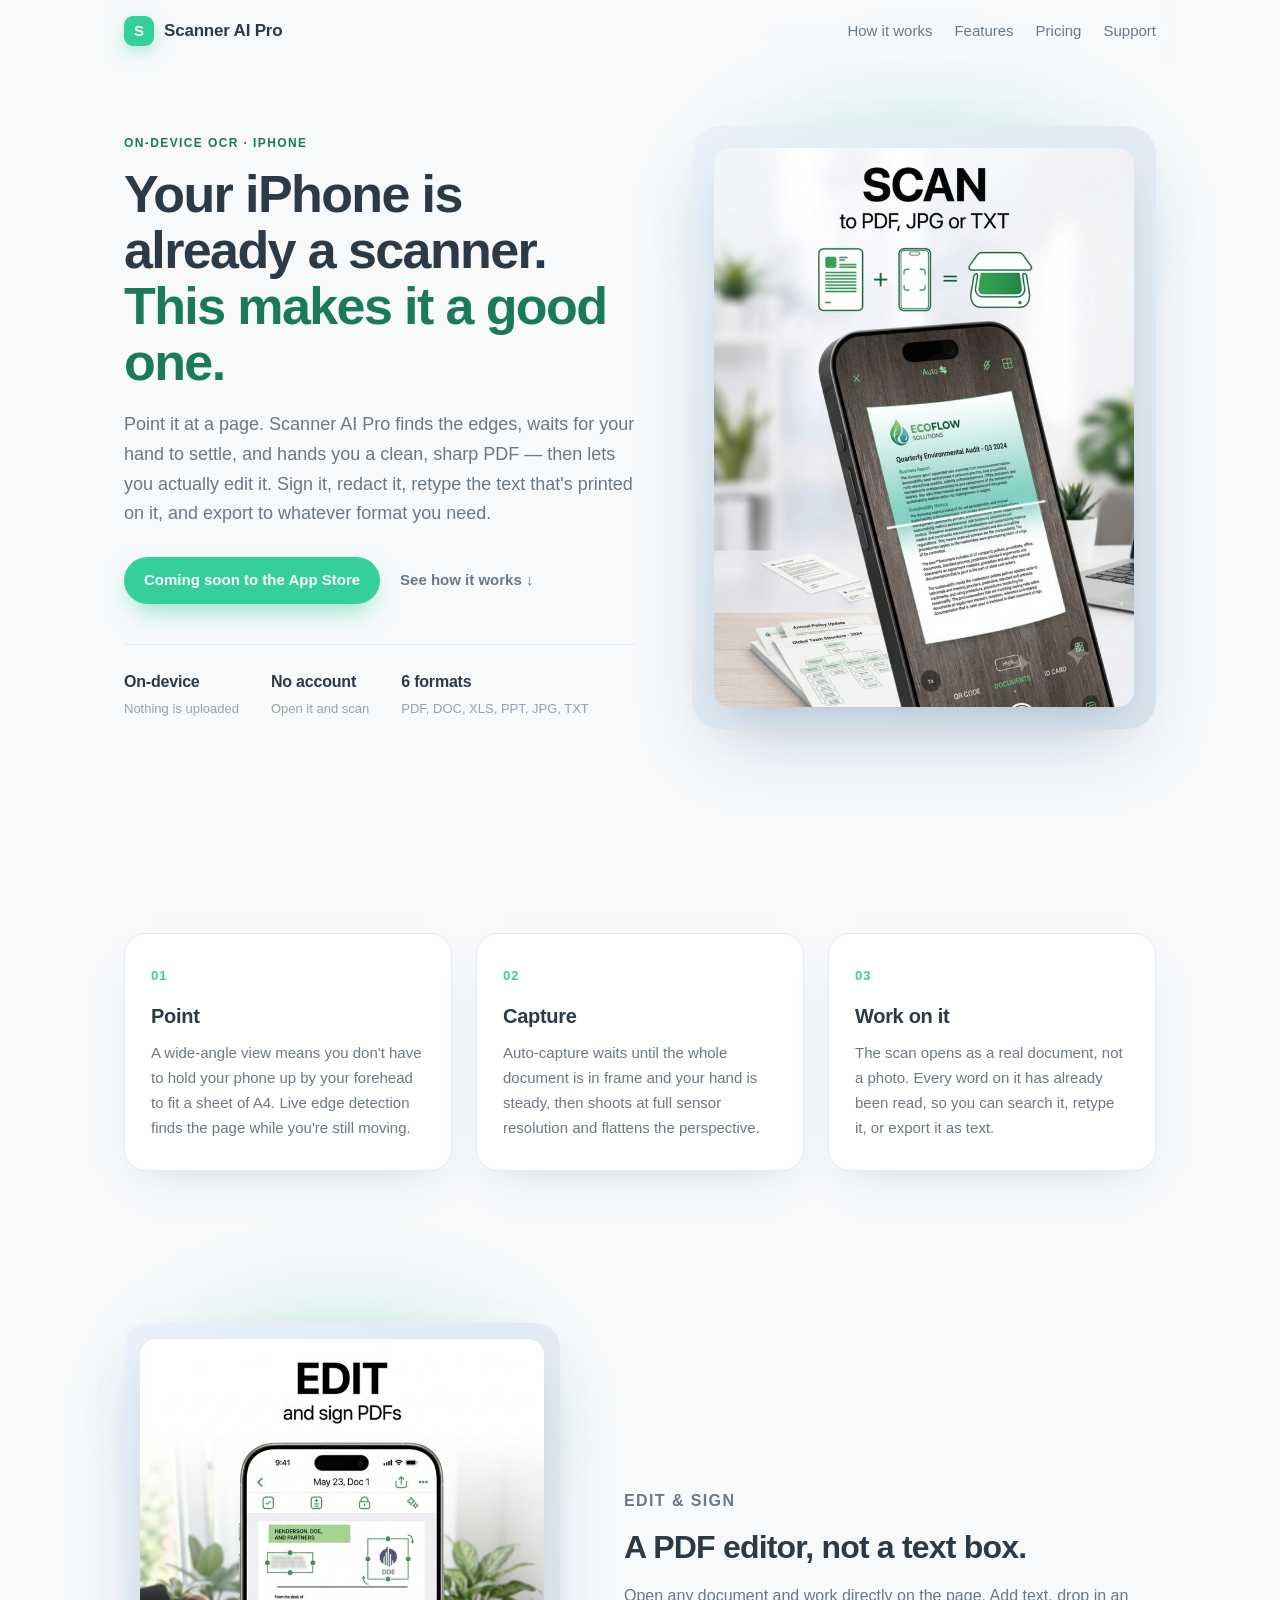
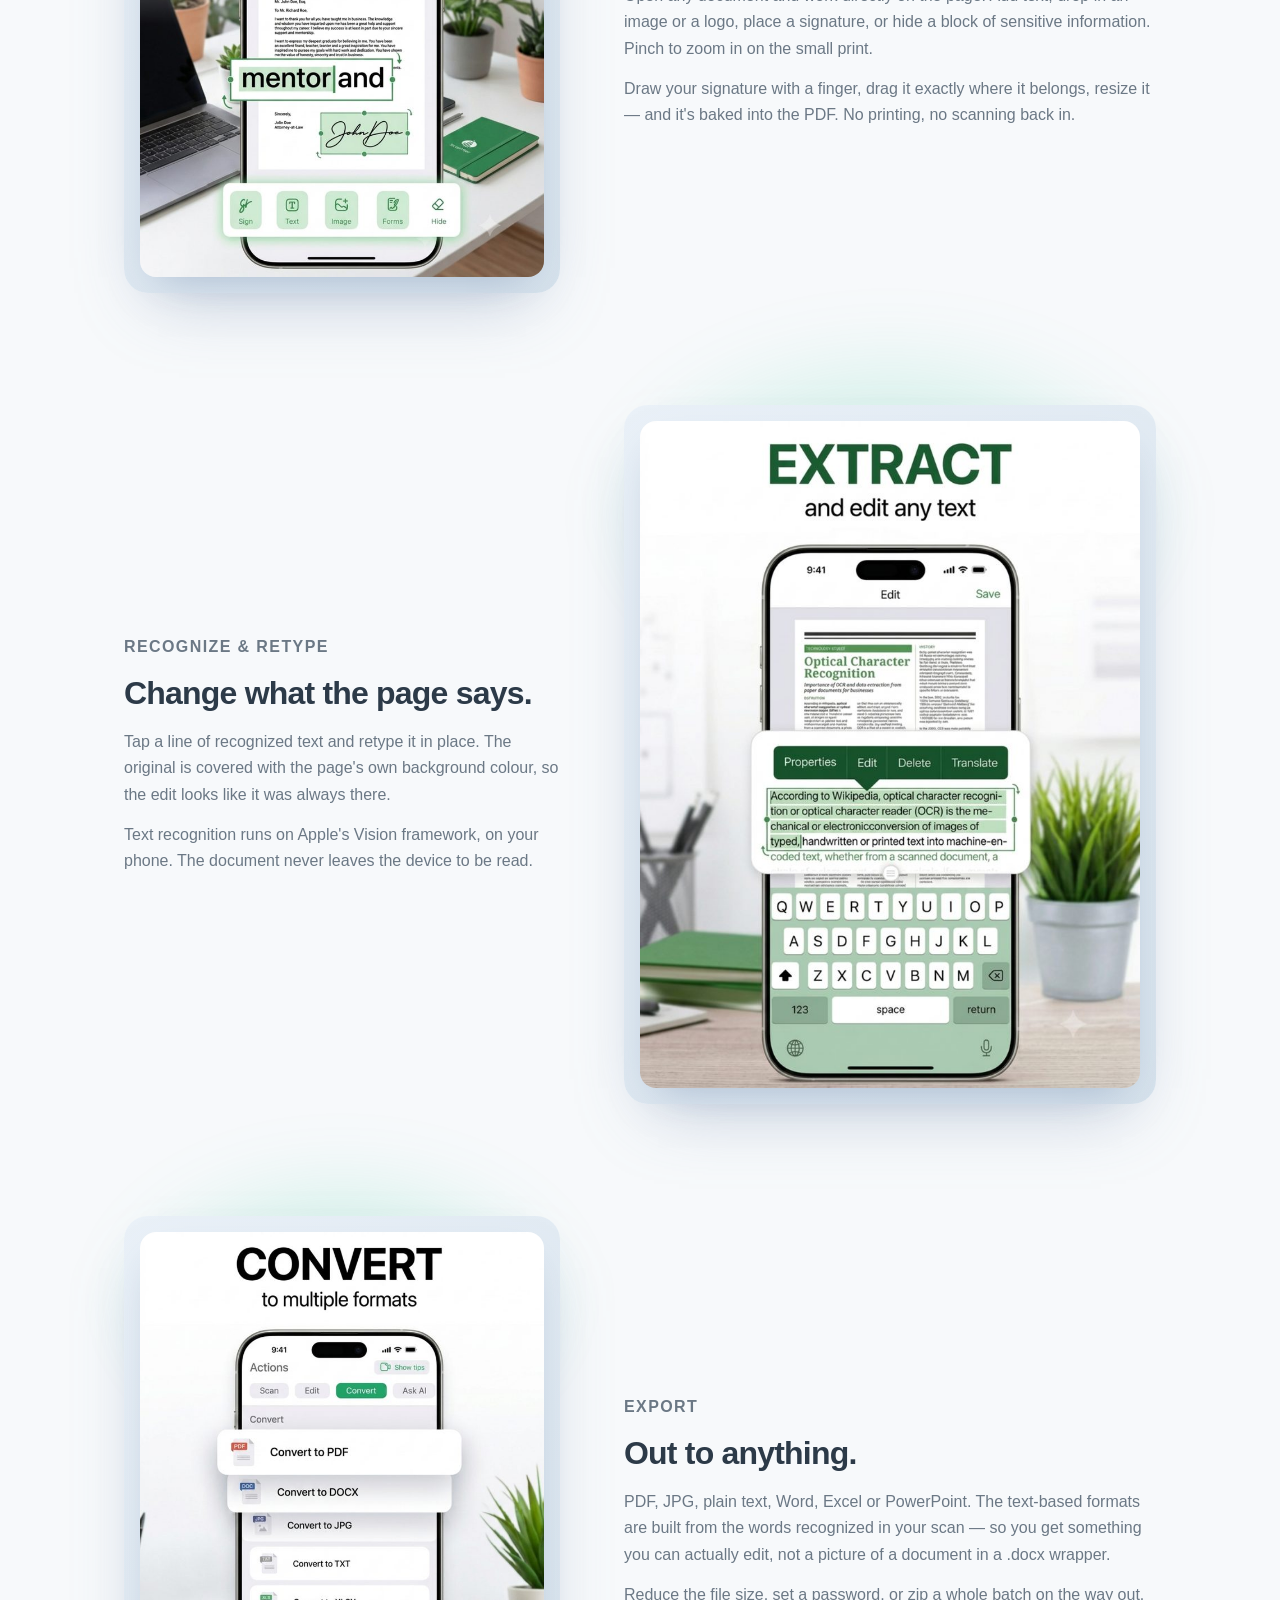
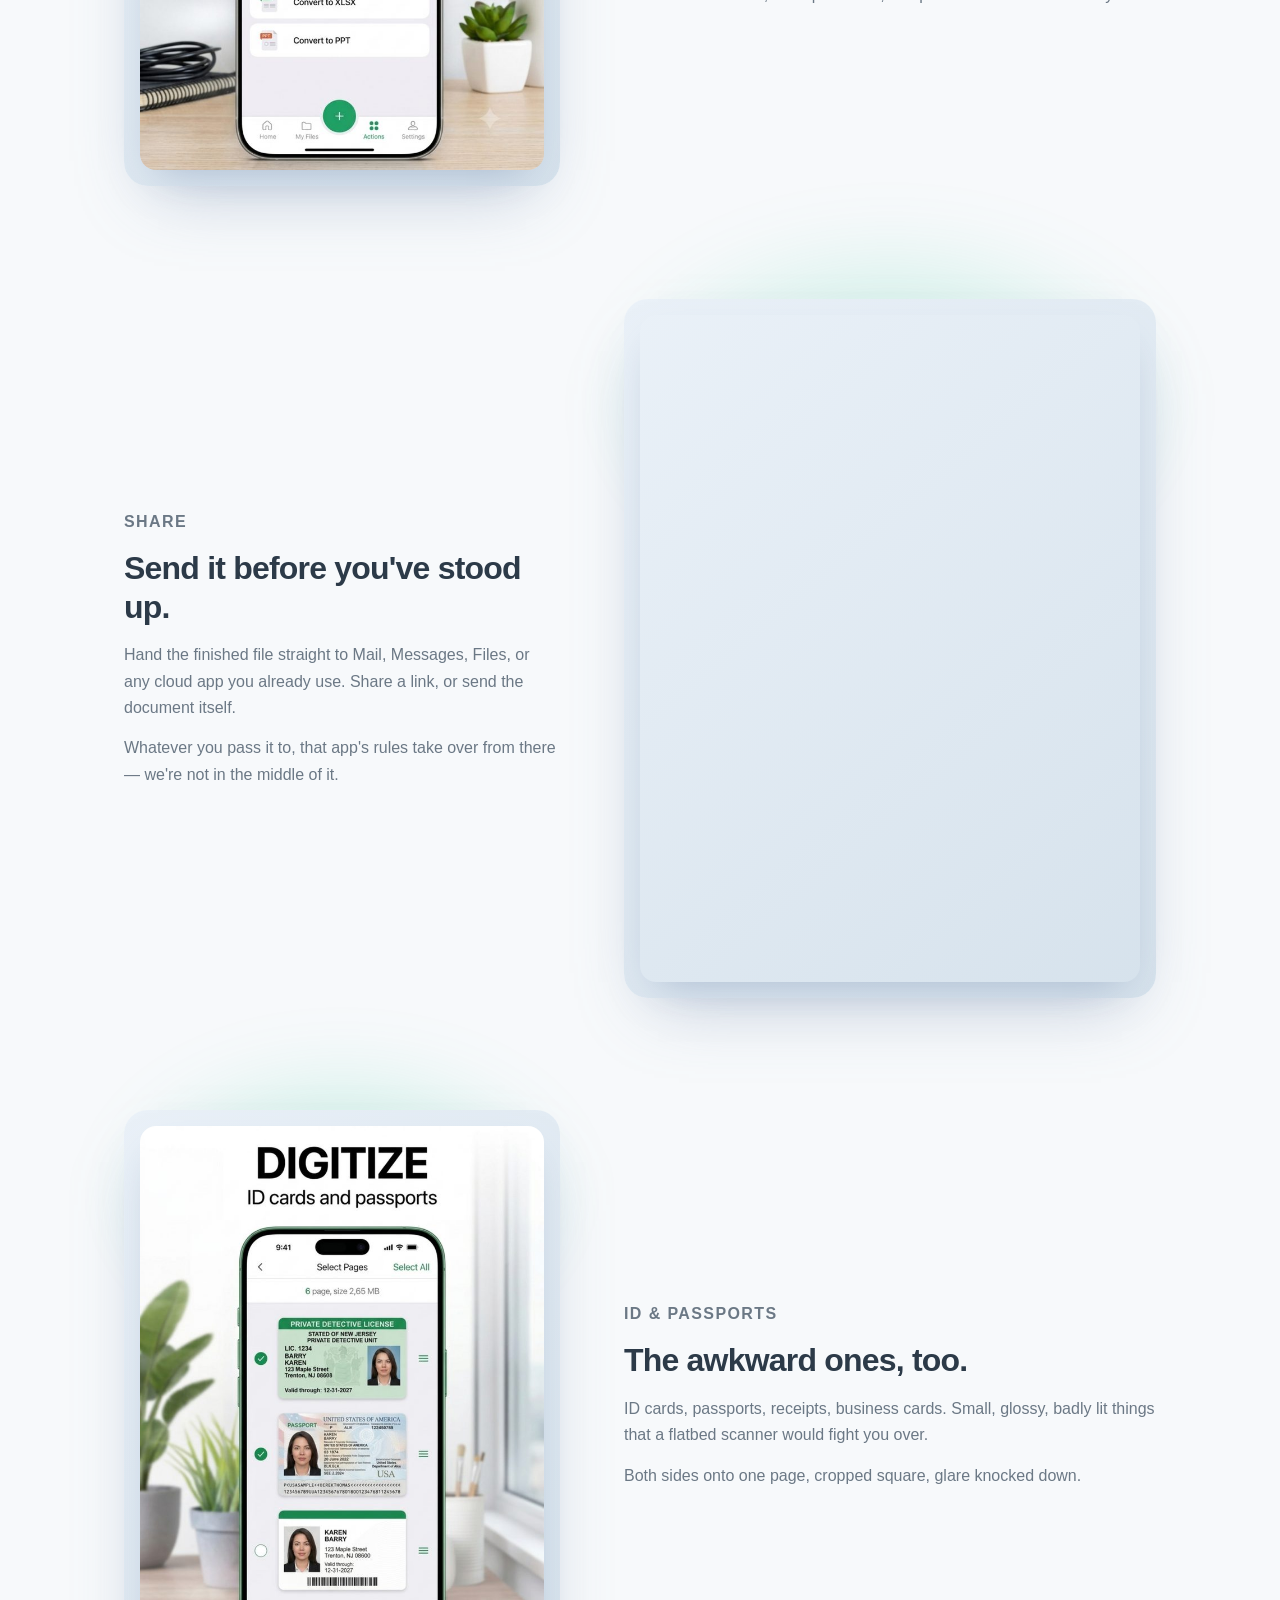
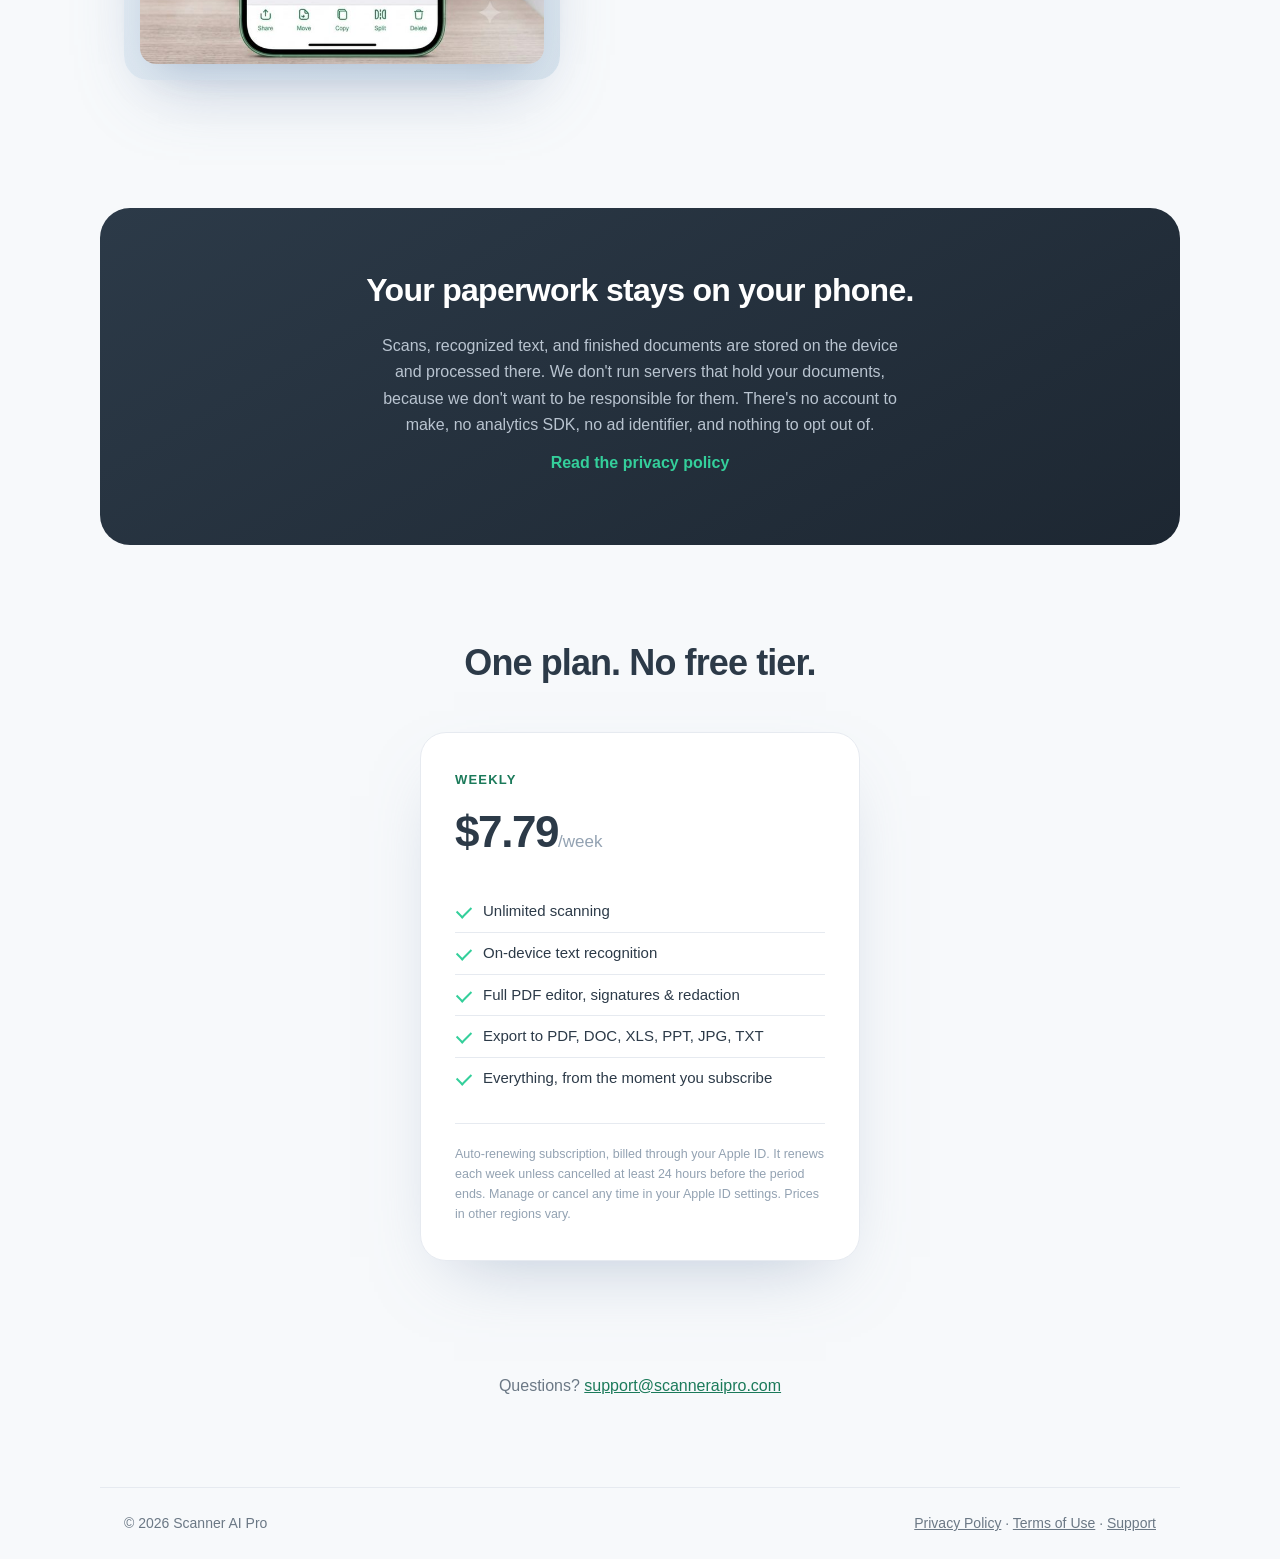
<file: index.html>
<!DOCTYPE html>
<html lang="en">
<head>
<meta charset="utf-8">
<meta name="viewport" content="width=device-width, initial-scale=1">
<title>Scanner AI Pro — PDF Document Scanner for iPhone</title>
<meta name="description" content="Scan any document with your iPhone. Auto-capture, edge detection, on-device OCR, signatures, and a real PDF editor. Export to PDF, Word, Excel, PowerPoint, JPG or text.">
<meta name="theme-color" content="#34CF9B">

<meta property="og:title" content="Scanner AI Pro — PDF Document Scanner for iPhone">
<meta property="og:description" content="Paper in, clean PDF out. Then actually edit it — sign, redact, retype the text on the page, export to any format.">
<meta property="og:type" content="website">
<meta property="og:url" content="https://scanneraipro.com/">
<meta property="og:image" content="https://scanneraipro.com/images/scan.jpg">

<link rel="stylesheet" href="style.css?v=2">
</head>
<body>

<header class="nav">
  <a class="brand" href="/">
    <span class="logo">S</span>
    <span>Scanner AI&nbsp;Pro</span>
  </a>
  <nav>
    <a href="#how">How it works</a>
    <a href="#features">Features</a>
    <a href="#pricing">Pricing</a>
    <a href="/support.html">Support</a>
  </nav>
</header>

<main>

<!-- ================= HERO ================= -->
<section class="hero-x">
  <div class="hero-x__copy reveal">
    <p class="eyebrow">On-device OCR · iPhone</p>
    <h1>Your iPhone is already a scanner.<br><em>This makes it a good one.</em></h1>
    <p class="lead">Point it at a page. Scanner AI Pro finds the edges, waits for your hand to settle, and hands you a clean, sharp PDF — then lets you actually edit it. Sign it, redact it, retype the text that's printed on it, and export to whatever format you need.</p>
    <div class="hero-x__cta">
      <span class="pill">Coming soon to the App Store</span>
      <a class="ghost-link" href="#how">See how it works &darr;</a>
    </div>
    <ul class="hero-x__facts">
      <li><strong>On-device</strong><span>Nothing is uploaded</span></li>
      <li><strong>No account</strong><span>Open it and scan</span></li>
      <li><strong>6 formats</strong><span>PDF, DOC, XLS, PPT, JPG, TXT</span></li>
    </ul>
  </div>
  <div class="hero-x__art reveal">
    <div class="stage">
      <img src="images/scan.jpg" width="720" height="960" fetchpriority="high" decoding="async"
           alt="Scanner AI Pro capturing a printed quarterly report, with live edge detection highlighting the page.">
    </div>
  </div>
</section>

<!-- ================= HOW IT WORKS ================= -->
<section class="how" id="how">
  <h2 class="section-title reveal">Paper in. PDF out. Three seconds.</h2>
  <ol class="steps">
    <li class="reveal">
      <span class="step-n">01</span>
      <h3>Point</h3>
      <p>A wide-angle view means you don't have to hold your phone up by your forehead to fit a sheet of A4. Live edge detection finds the page while you're still moving.</p>
    </li>
    <li class="reveal">
      <span class="step-n">02</span>
      <h3>Capture</h3>
      <p>Auto-capture waits until the whole document is in frame and your hand is steady, then shoots at full sensor resolution and flattens the perspective.</p>
    </li>
    <li class="reveal">
      <span class="step-n">03</span>
      <h3>Work on it</h3>
      <p>The scan opens as a real document, not a photo. Every word on it has already been read, so you can search it, retype it, or export it as text.</p>
    </li>
  </ol>
</section>

<!-- ================= FEATURES ================= -->
<div id="features">

<section class="alt">
  <div class="alt__art reveal">
    <div class="stage stage--sm">
      <img src="images/edit.jpg" width="720" height="960" loading="lazy" decoding="async"
           alt="A drawn signature and typed text being placed directly onto a scanned letter.">
    </div>
  </div>
  <div class="alt__copy reveal">
    <p class="eyebrow">Edit &amp; sign</p>
    <h2>A PDF editor, not a text box.</h2>
    <p>Open any document and work directly on the page. Add text, drop in an image or a logo, place a signature, or hide a block of sensitive information. Pinch to zoom in on the small print.</p>
    <p>Draw your signature with a finger, drag it exactly where it belongs, resize it — and it's baked into the PDF. No printing, no scanning back in.</p>
  </div>
</section>

<section class="alt alt--flip">
  <div class="alt__art reveal">
    <div class="stage stage--sm">
      <img src="images/extract.jpg" width="720" height="960" loading="lazy" decoding="async"
           alt="Recognized text from a scanned page being selected and retyped in place.">
    </div>
  </div>
  <div class="alt__copy reveal">
    <p class="eyebrow">Recognize &amp; retype</p>
    <h2>Change what the page says.</h2>
    <p>Tap a line of recognized text and retype it in place. The original is covered with the page's own background colour, so the edit looks like it was always there.</p>
    <p>Text recognition runs on Apple's Vision framework, on your phone. The document never leaves the device to be read.</p>
  </div>
</section>

<section class="alt">
  <div class="alt__art reveal">
    <div class="stage stage--sm">
      <img src="images/convert.jpg" width="720" height="960" loading="lazy" decoding="async"
           alt="Export sheet offering PDF, JPG, DOC, TXT and XLS formats.">
    </div>
  </div>
  <div class="alt__copy reveal">
    <p class="eyebrow">Export</p>
    <h2>Out to anything.</h2>
    <p>PDF, JPG, plain text, Word, Excel or PowerPoint. The text-based formats are built from the words recognized in your scan — so you get something you can actually edit, not a picture of a document in a .docx wrapper.</p>
    <p>Reduce the file size, set a password, or zip a whole batch on the way out.</p>
  </div>
</section>

<section class="alt alt--flip">
  <div class="alt__art reveal">
    <div class="stage stage--sm">
      <img src="images/share.jpg" width="720" height="960" loading="lazy" decoding="async"
           alt="A finished document being shared by email or as a cloud link.">
    </div>
  </div>
  <div class="alt__copy reveal">
    <p class="eyebrow">Share</p>
    <h2>Send it before you've stood up.</h2>
    <p>Hand the finished file straight to Mail, Messages, Files, or any cloud app you already use. Share a link, or send the document itself.</p>
    <p>Whatever you pass it to, that app's rules take over from there — we're not in the middle of it.</p>
  </div>
</section>

<section class="alt">
  <div class="alt__art reveal">
    <div class="stage stage--sm">
      <img src="images/digitize.jpg" width="720" height="960" loading="lazy" decoding="async"
           alt="An ID card being captured and cropped into a clean digital copy.">
    </div>
  </div>
  <div class="alt__copy reveal">
    <p class="eyebrow">ID &amp; passports</p>
    <h2>The awkward ones, too.</h2>
    <p>ID cards, passports, receipts, business cards. Small, glossy, badly lit things that a flatbed scanner would fight you over.</p>
    <p>Both sides onto one page, cropped square, glare knocked down.</p>
  </div>
</section>

</div><!-- /#features -->

<!-- ================= PRIVACY BAND ================= -->
<section class="band reveal">
  <h2>Your paperwork stays on your phone.</h2>
  <p>Scans, recognized text, and finished documents are stored on the device and processed there. We don't run servers that hold your documents, because we don't want to be responsible for them. There's no account to make, no analytics SDK, no ad identifier, and nothing to opt out of.</p>
  <p class="band__link"><a href="/privacy.html">Read the privacy policy</a></p>
</section>

<!-- ================= PRICING ================= -->
<section class="pricing" id="pricing">
  <h2 class="section-title reveal">One plan. No free tier.</h2>
  <div class="price-card reveal">
    <p class="price-card__name">Weekly</p>
    <p class="price-card__num">$7.79<span>/week</span></p>
    <ul>
      <li>Unlimited scanning</li>
      <li>On-device text recognition</li>
      <li>Full PDF editor, signatures &amp; redaction</li>
      <li>Export to PDF, DOC, XLS, PPT, JPG, TXT</li>
      <li>Everything, from the moment you subscribe</li>
    </ul>
    <p class="price-card__terms">
      Auto-renewing subscription, billed through your Apple&nbsp;ID. It renews each week unless cancelled at least 24 hours before the period ends. Manage or cancel any time in your Apple&nbsp;ID settings. Prices in other regions vary.
    </p>
  </div>
</section>

<section class="strip">
  <p>Questions? <a href="mailto:support@scanneraipro.com">support@scanneraipro.com</a></p>
</section>

</main>

<footer>
  <p>&copy; 2026 Scanner AI Pro</p>
  <p><a href="/privacy.html">Privacy Policy</a> · <a href="/terms.html">Terms of Use</a> · <a href="/support.html">Support</a></p>
</footer>

<script>
(function () {
  var reduce = window.matchMedia('(prefers-reduced-motion: reduce)').matches;
  var els = document.querySelectorAll('.reveal');
  if (reduce || !('IntersectionObserver' in window)) {
    els.forEach(function (el) { el.classList.add('in'); });
    return;
  }
  var io = new IntersectionObserver(function (entries) {
    entries.forEach(function (e) {
      if (e.isIntersecting) { e.target.classList.add('in'); io.unobserve(e.target); }
    });
  }, { rootMargin: '0px 0px -8% 0px', threshold: 0.08 });
  els.forEach(function (el) { io.observe(el); });
})();
</script>

</body>
</html>
</file>
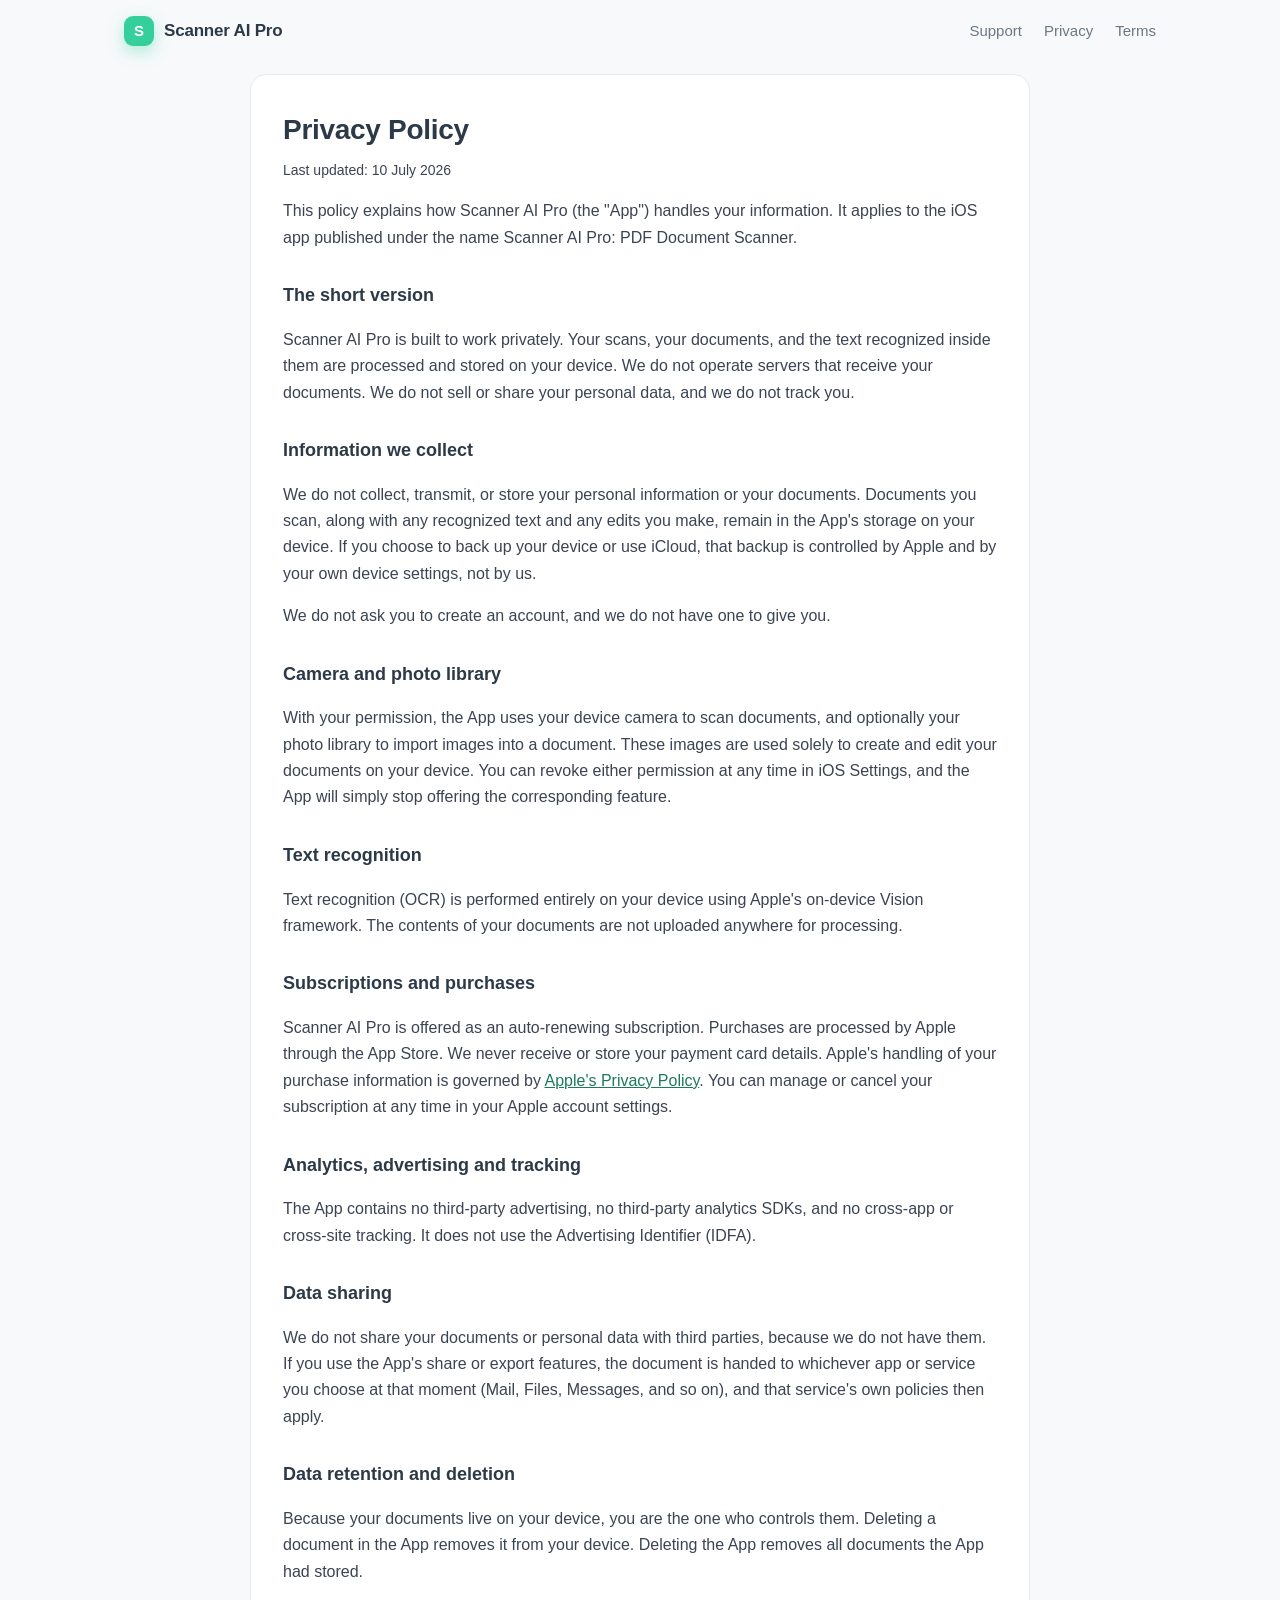
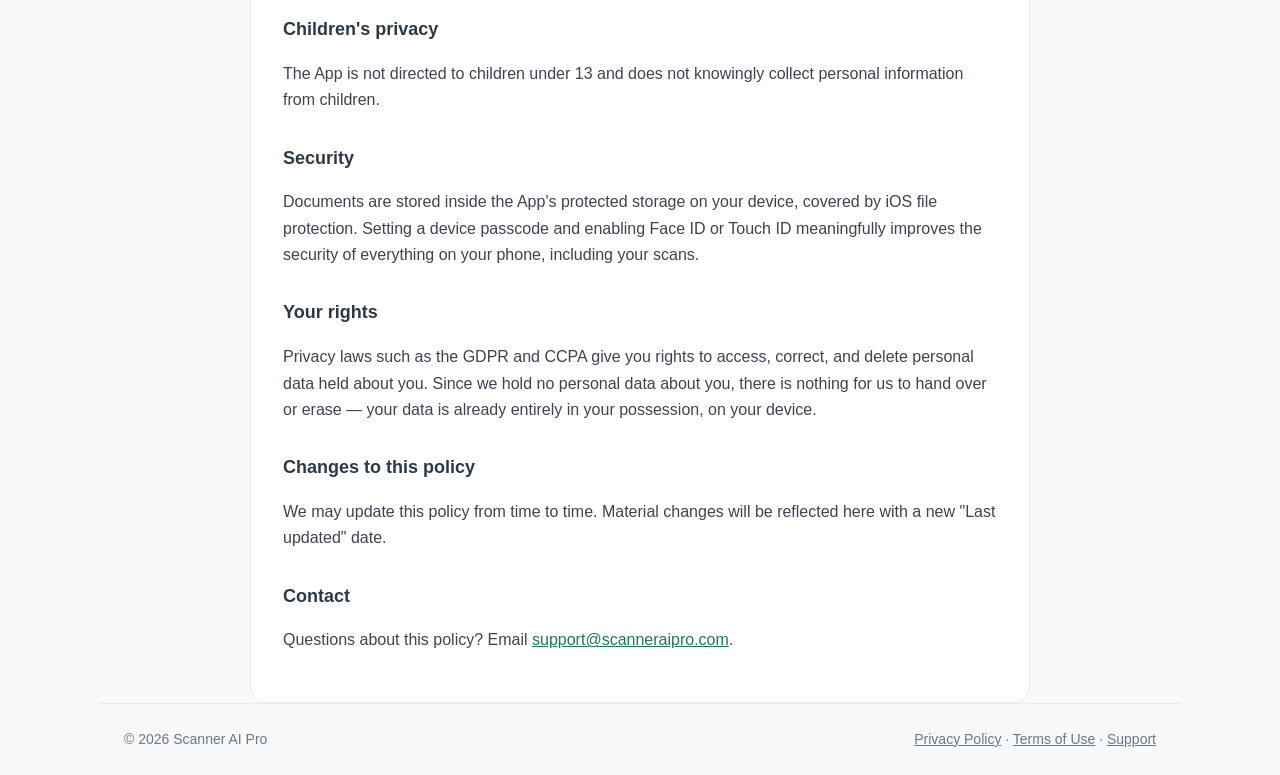
<file: privacy.html>
<!DOCTYPE html>
<html lang="en">
<head>
<meta charset="utf-8">
<meta name="viewport" content="width=device-width, initial-scale=1">
<title>Privacy Policy — Scanner AI Pro</title>
<link rel="stylesheet" href="style.css">
</head>
<body>

<header class="nav">
  <a class="brand" href="/">
    <span class="logo">S</span>
    <span>Scanner AI&nbsp;Pro</span>
  </a>
  <nav>
    <a href="/support.html">Support</a>
    <a href="/privacy.html">Privacy</a>
    <a href="/terms.html">Terms</a>
  </nav>
</header>

<main>
<article class="doc">

<h1>Privacy Policy</h1>
<p class="updated">Last updated: 10 July 2026</p>

<p>This policy explains how Scanner AI Pro (the "App") handles your information. It applies to the iOS app published under the name Scanner AI Pro: PDF Document Scanner.</p>

<h2>The short version</h2>
<p>Scanner AI Pro is built to work privately. Your scans, your documents, and the text recognized inside them are processed and stored on your device. We do not operate servers that receive your documents. We do not sell or share your personal data, and we do not track you.</p>

<h2>Information we collect</h2>
<p>We do not collect, transmit, or store your personal information or your documents. Documents you scan, along with any recognized text and any edits you make, remain in the App's storage on your device. If you choose to back up your device or use iCloud, that backup is controlled by Apple and by your own device settings, not by us.</p>
<p>We do not ask you to create an account, and we do not have one to give you.</p>

<h2>Camera and photo library</h2>
<p>With your permission, the App uses your device camera to scan documents, and optionally your photo library to import images into a document. These images are used solely to create and edit your documents on your device. You can revoke either permission at any time in iOS Settings, and the App will simply stop offering the corresponding feature.</p>

<h2>Text recognition</h2>
<p>Text recognition (OCR) is performed entirely on your device using Apple's on-device Vision framework. The contents of your documents are not uploaded anywhere for processing.</p>

<h2>Subscriptions and purchases</h2>
<p>Scanner AI Pro is offered as an auto-renewing subscription. Purchases are processed by Apple through the App Store. We never receive or store your payment card details. Apple's handling of your purchase information is governed by <a href="https://www.apple.com/legal/privacy/">Apple's Privacy Policy</a>. You can manage or cancel your subscription at any time in your Apple account settings.</p>

<h2>Analytics, advertising and tracking</h2>
<p>The App contains no third-party advertising, no third-party analytics SDKs, and no cross-app or cross-site tracking. It does not use the Advertising Identifier (IDFA).</p>

<h2>Data sharing</h2>
<p>We do not share your documents or personal data with third parties, because we do not have them. If you use the App's share or export features, the document is handed to whichever app or service you choose at that moment (Mail, Files, Messages, and so on), and that service's own policies then apply.</p>

<h2>Data retention and deletion</h2>
<p>Because your documents live on your device, you are the one who controls them. Deleting a document in the App removes it from your device. Deleting the App removes all documents the App had stored.</p>

<h2>Children's privacy</h2>
<p>The App is not directed to children under 13 and does not knowingly collect personal information from children.</p>

<h2>Security</h2>
<p>Documents are stored inside the App's protected storage on your device, covered by iOS file protection. Setting a device passcode and enabling Face ID or Touch ID meaningfully improves the security of everything on your phone, including your scans.</p>

<h2>Your rights</h2>
<p>Privacy laws such as the GDPR and CCPA give you rights to access, correct, and delete personal data held about you. Since we hold no personal data about you, there is nothing for us to hand over or erase — your data is already entirely in your possession, on your device.</p>

<h2>Changes to this policy</h2>
<p>We may update this policy from time to time. Material changes will be reflected here with a new "Last updated" date.</p>

<h2>Contact</h2>
<p>Questions about this policy? Email <a href="mailto:support@scanneraipro.com">support@scanneraipro.com</a>.</p>

</article>
</main>

<footer>
  <p>&copy; 2026 Scanner AI Pro</p>
  <p><a href="/privacy.html">Privacy Policy</a> · <a href="/terms.html">Terms of Use</a> · <a href="/support.html">Support</a></p>
</footer>

</body>
</html>
</file>
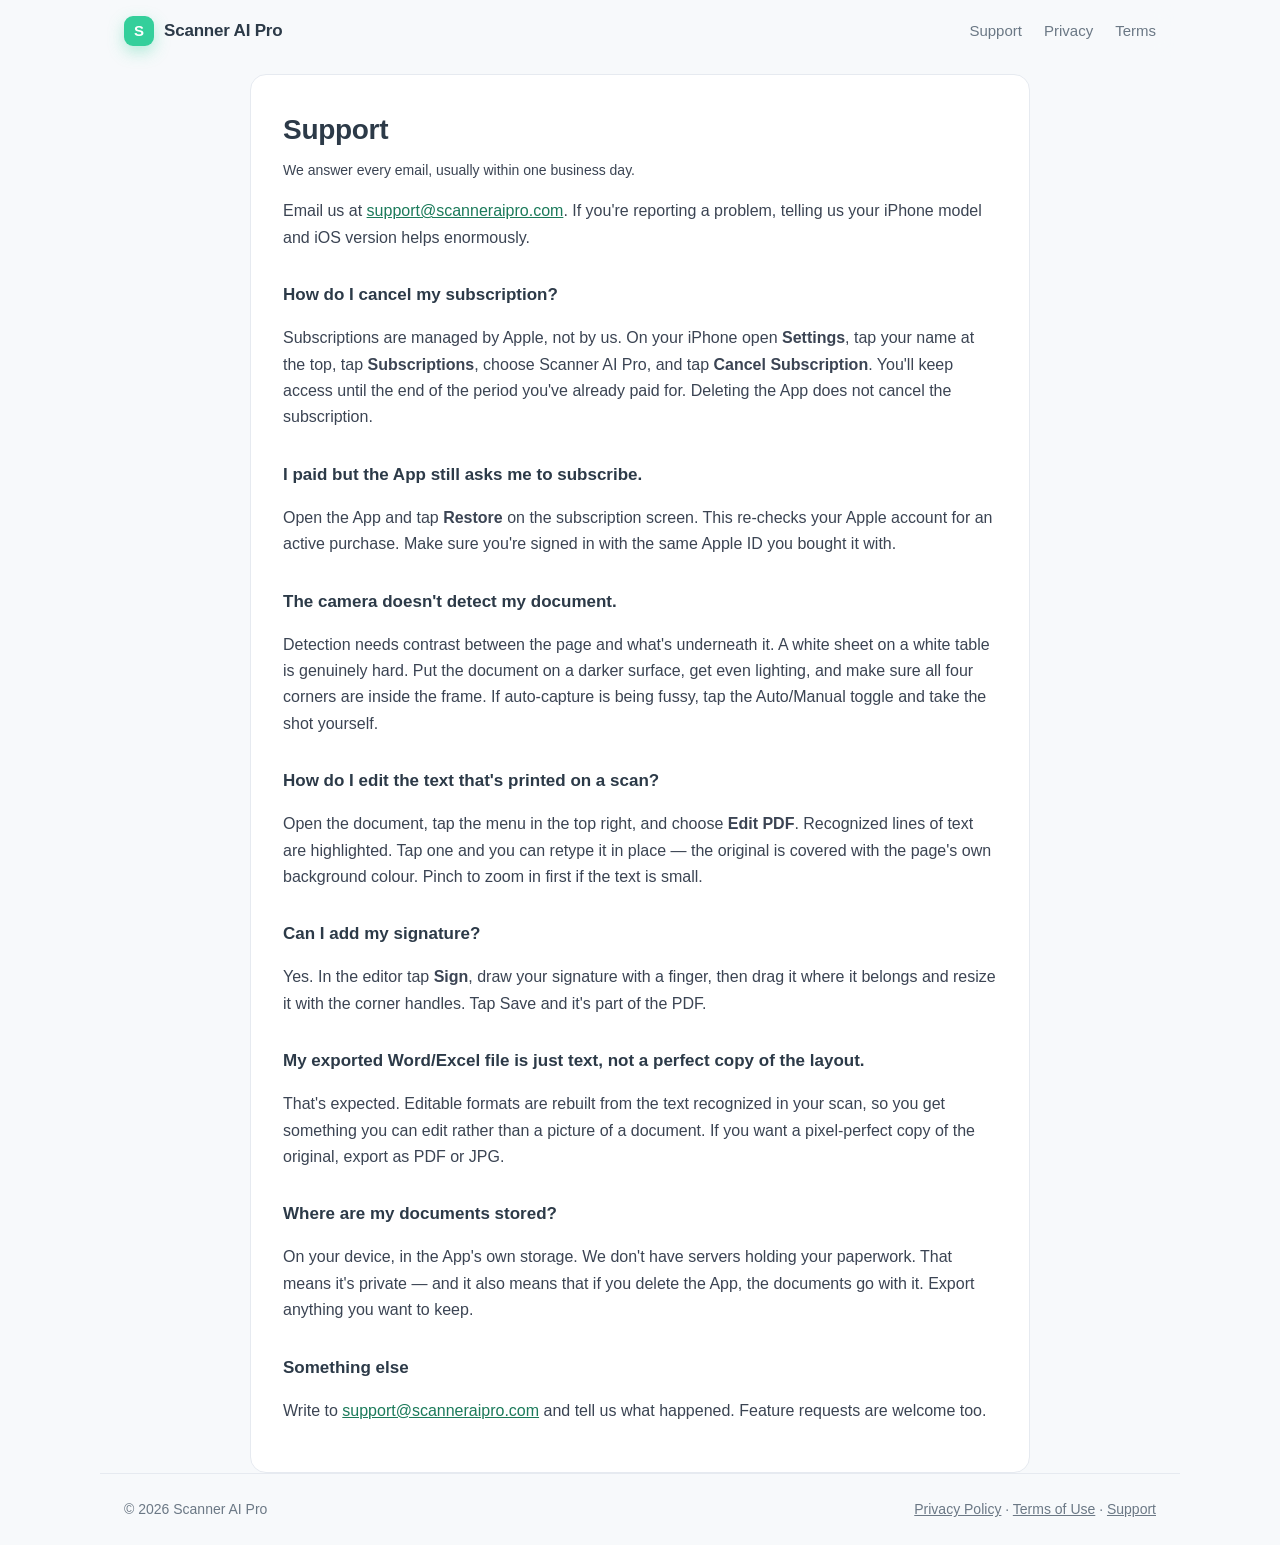
<file: support.html>
<!DOCTYPE html>
<html lang="en">
<head>
<meta charset="utf-8">
<meta name="viewport" content="width=device-width, initial-scale=1">
<title>Support — Scanner AI Pro</title>
<link rel="stylesheet" href="style.css">
</head>
<body>

<header class="nav">
  <a class="brand" href="/">
    <span class="logo">S</span>
    <span>Scanner AI&nbsp;Pro</span>
  </a>
  <nav>
    <a href="/support.html">Support</a>
    <a href="/privacy.html">Privacy</a>
    <a href="/terms.html">Terms</a>
  </nav>
</header>

<main>
<article class="doc">

<h1>Support</h1>
<p class="updated">We answer every email, usually within one business day.</p>

<p>Email us at <a href="mailto:support@scanneraipro.com">support@scanneraipro.com</a>. If you're reporting a problem, telling us your iPhone model and iOS version helps enormously.</p>

<div class="faq">

<h2>How do I cancel my subscription?</h2>
<p>Subscriptions are managed by Apple, not by us. On your iPhone open <strong>Settings</strong>, tap your name at the top, tap <strong>Subscriptions</strong>, choose Scanner AI Pro, and tap <strong>Cancel Subscription</strong>. You'll keep access until the end of the period you've already paid for. Deleting the App does not cancel the subscription.</p>

<h2>I paid but the App still asks me to subscribe.</h2>
<p>Open the App and tap <strong>Restore</strong> on the subscription screen. This re-checks your Apple account for an active purchase. Make sure you're signed in with the same Apple ID you bought it with.</p>

<h2>The camera doesn't detect my document.</h2>
<p>Detection needs contrast between the page and what's underneath it. A white sheet on a white table is genuinely hard. Put the document on a darker surface, get even lighting, and make sure all four corners are inside the frame. If auto-capture is being fussy, tap the Auto/Manual toggle and take the shot yourself.</p>

<h2>How do I edit the text that's printed on a scan?</h2>
<p>Open the document, tap the menu in the top right, and choose <strong>Edit PDF</strong>. Recognized lines of text are highlighted. Tap one and you can retype it in place — the original is covered with the page's own background colour. Pinch to zoom in first if the text is small.</p>

<h2>Can I add my signature?</h2>
<p>Yes. In the editor tap <strong>Sign</strong>, draw your signature with a finger, then drag it where it belongs and resize it with the corner handles. Tap Save and it's part of the PDF.</p>

<h2>My exported Word/Excel file is just text, not a perfect copy of the layout.</h2>
<p>That's expected. Editable formats are rebuilt from the text recognized in your scan, so you get something you can edit rather than a picture of a document. If you want a pixel-perfect copy of the original, export as PDF or JPG.</p>

<h2>Where are my documents stored?</h2>
<p>On your device, in the App's own storage. We don't have servers holding your paperwork. That means it's private — and it also means that if you delete the App, the documents go with it. Export anything you want to keep.</p>

<h2>Something else</h2>
<p>Write to <a href="mailto:support@scanneraipro.com">support@scanneraipro.com</a> and tell us what happened. Feature requests are welcome too.</p>

</div>

</article>
</main>

<footer>
  <p>&copy; 2026 Scanner AI Pro</p>
  <p><a href="/privacy.html">Privacy Policy</a> · <a href="/terms.html">Terms of Use</a> · <a href="/support.html">Support</a></p>
</footer>

</body>
</html>
</file>
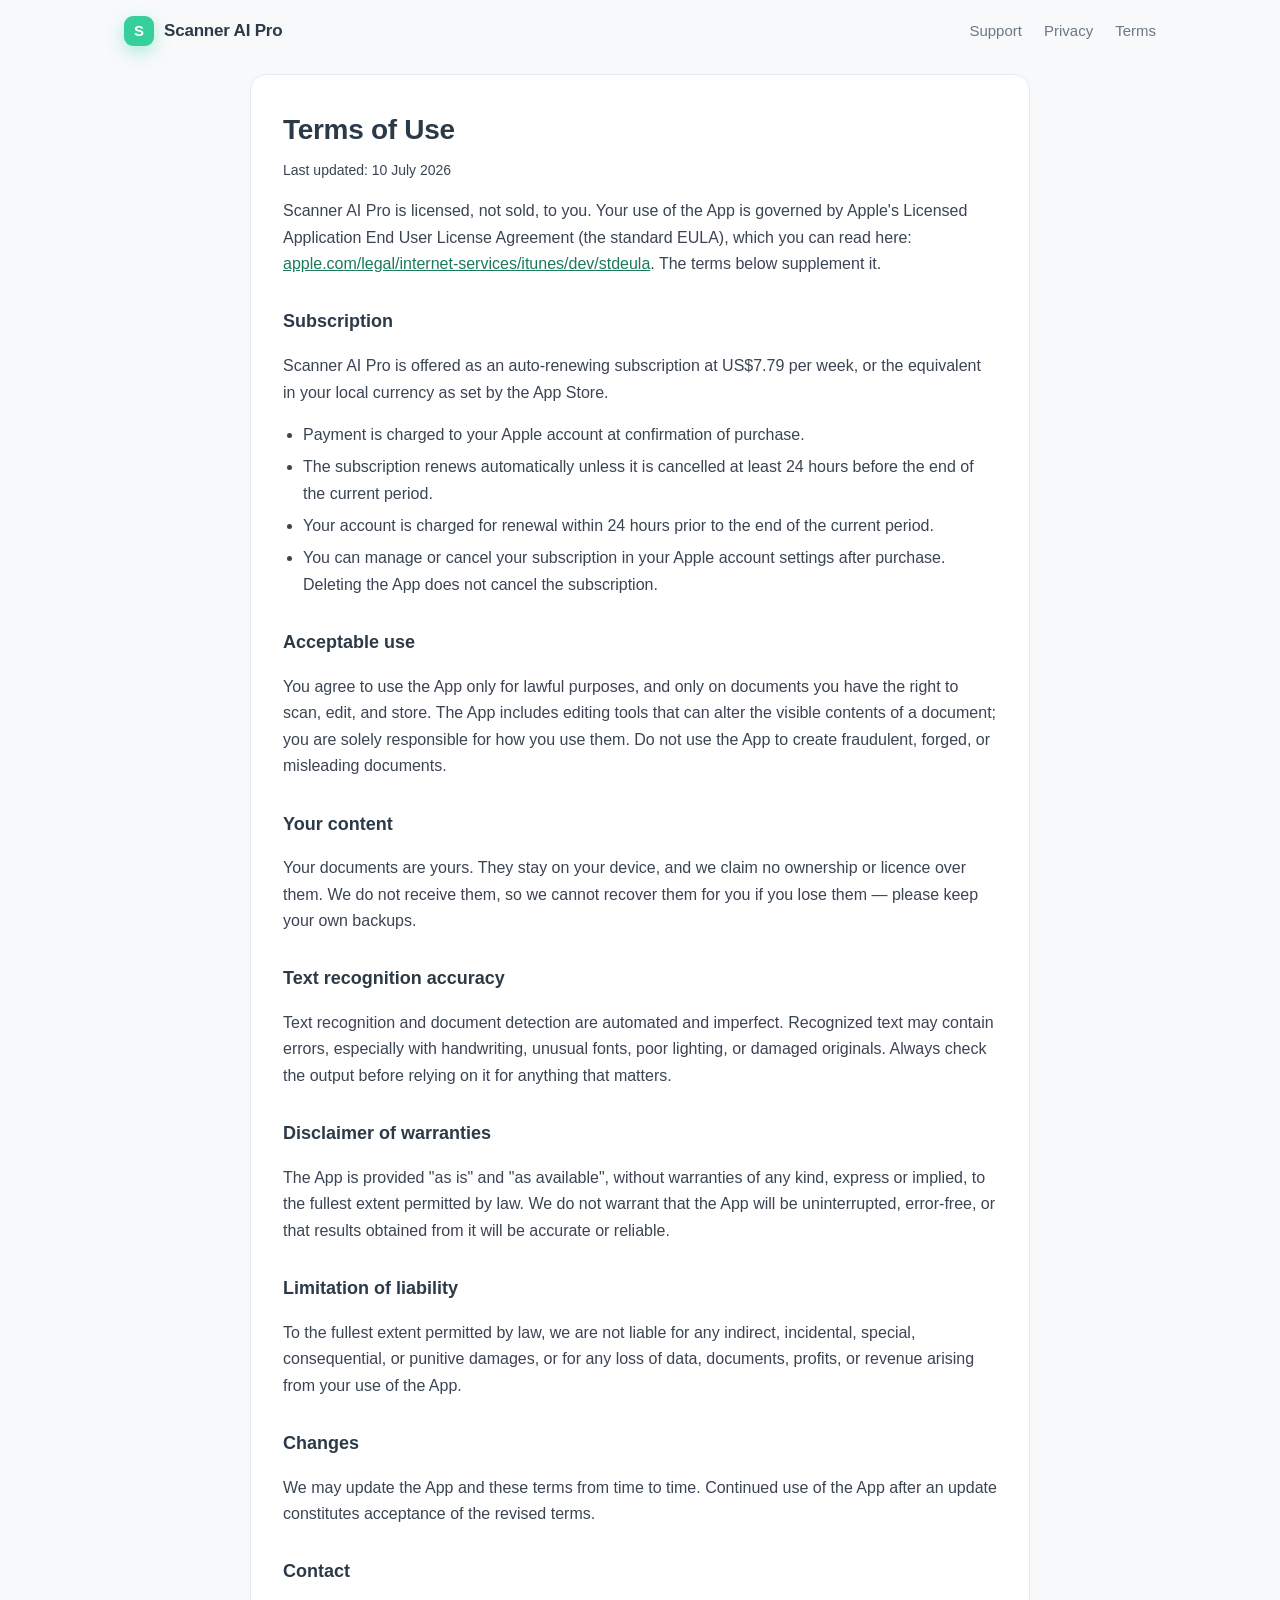
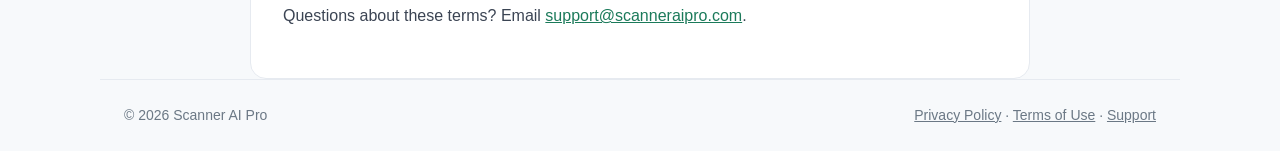
<file: terms.html>
<!DOCTYPE html>
<html lang="en">
<head>
<meta charset="utf-8">
<meta name="viewport" content="width=device-width, initial-scale=1">
<title>Terms of Use — Scanner AI Pro</title>
<link rel="stylesheet" href="style.css">
</head>
<body>

<header class="nav">
  <a class="brand" href="/">
    <span class="logo">S</span>
    <span>Scanner AI&nbsp;Pro</span>
  </a>
  <nav>
    <a href="/support.html">Support</a>
    <a href="/privacy.html">Privacy</a>
    <a href="/terms.html">Terms</a>
  </nav>
</header>

<main>
<article class="doc">

<h1>Terms of Use</h1>
<p class="updated">Last updated: 10 July 2026</p>

<p>Scanner AI Pro is licensed, not sold, to you. Your use of the App is governed by Apple's Licensed Application End User License Agreement (the standard EULA), which you can read here: <a href="https://www.apple.com/legal/internet-services/itunes/dev/stdeula/">apple.com/legal/internet-services/itunes/dev/stdeula</a>. The terms below supplement it.</p>

<h2>Subscription</h2>
<p>Scanner AI Pro is offered as an auto-renewing subscription at US$7.79 per week, or the equivalent in your local currency as set by the App Store.</p>
<ul>
  <li>Payment is charged to your Apple account at confirmation of purchase.</li>
  <li>The subscription renews automatically unless it is cancelled at least 24 hours before the end of the current period.</li>
  <li>Your account is charged for renewal within 24 hours prior to the end of the current period.</li>
  <li>You can manage or cancel your subscription in your Apple account settings after purchase. Deleting the App does not cancel the subscription.</li>
</ul>

<h2>Acceptable use</h2>
<p>You agree to use the App only for lawful purposes, and only on documents you have the right to scan, edit, and store. The App includes editing tools that can alter the visible contents of a document; you are solely responsible for how you use them. Do not use the App to create fraudulent, forged, or misleading documents.</p>

<h2>Your content</h2>
<p>Your documents are yours. They stay on your device, and we claim no ownership or licence over them. We do not receive them, so we cannot recover them for you if you lose them — please keep your own backups.</p>

<h2>Text recognition accuracy</h2>
<p>Text recognition and document detection are automated and imperfect. Recognized text may contain errors, especially with handwriting, unusual fonts, poor lighting, or damaged originals. Always check the output before relying on it for anything that matters.</p>

<h2>Disclaimer of warranties</h2>
<p>The App is provided "as is" and "as available", without warranties of any kind, express or implied, to the fullest extent permitted by law. We do not warrant that the App will be uninterrupted, error-free, or that results obtained from it will be accurate or reliable.</p>

<h2>Limitation of liability</h2>
<p>To the fullest extent permitted by law, we are not liable for any indirect, incidental, special, consequential, or punitive damages, or for any loss of data, documents, profits, or revenue arising from your use of the App.</p>

<h2>Changes</h2>
<p>We may update the App and these terms from time to time. Continued use of the App after an update constitutes acceptance of the revised terms.</p>

<h2>Contact</h2>
<p>Questions about these terms? Email <a href="mailto:support@scanneraipro.com">support@scanneraipro.com</a>.</p>

</article>
</main>

<footer>
  <p>&copy; 2026 Scanner AI Pro</p>
  <p><a href="/privacy.html">Privacy Policy</a> · <a href="/terms.html">Terms of Use</a> · <a href="/support.html">Support</a></p>
</footer>

</body>
</html>
</file>
<file: style.css>
:root {
  /* Pulled from the app's Theme.swift so the site and the product match */
  --mint: #34CF9B;
  --mint-dark: #1B7A5A;
  --mint-soft: #E2F6EE;
  --ink: #2C3A48;
  --muted: #6B7885;
  --secondary: #93A2B2;
  --line: #e6eaf0;
  --card: #ffffff;
  --bg: #f7f9fb;
  --stage-1: #EAF1F8;
  --stage-2: #D6E2EC;
  --shadow: 120, 142, 175;
  --wrap: 1080px;
}

* { box-sizing: border-box; }

html { scroll-behavior: smooth; }
@media (prefers-reduced-motion: reduce) {
  html { scroll-behavior: auto; }
}

body {
  margin: 0;
  font-family: -apple-system, BlinkMacSystemFont, "Segoe UI", Roboto, Helvetica, Arial, sans-serif;
  color: var(--ink);
  background: var(--bg);
  line-height: 1.65;
  -webkit-font-smoothing: antialiased;
}

a { color: var(--mint-dark); }

img { max-width: 100%; }

/* ============ Nav (shared with privacy / terms / support) ============ */
.nav {
  position: sticky;
  top: 0;
  z-index: 20;
  display: flex;
  align-items: center;
  justify-content: space-between;
  gap: 20px;
  max-width: var(--wrap);
  margin: 0 auto;
  padding: 16px 24px;
  flex-wrap: wrap;
  background: rgba(247, 249, 251, 0.82);
  backdrop-filter: saturate(180%) blur(12px);
  -webkit-backdrop-filter: saturate(180%) blur(12px);
}
.brand {
  display: flex;
  align-items: center;
  gap: 10px;
  font-weight: 700;
  font-size: 17px;
  color: var(--ink);
  text-decoration: none;
  letter-spacing: -0.2px;
}
.logo {
  display: grid;
  place-items: center;
  width: 30px;
  height: 30px;
  border-radius: 9px;
  background: var(--mint);
  color: #fff;
  font-weight: 700;
  font-size: 15px;
  box-shadow: 0 6px 16px rgba(52, 207, 155, 0.36);
}
.nav nav {
  display: flex;
  gap: 22px;
  flex-wrap: wrap;
}
.nav nav a {
  color: var(--muted);
  text-decoration: none;
  font-size: 15px;
  font-weight: 500;
}
.nav nav a:hover { color: var(--ink); }

/* ============ Reveal on scroll ============ */
.reveal {
  opacity: 0;
  transform: translateY(18px);
  transition: opacity 0.7s cubic-bezier(.22,.61,.36,1), transform 0.7s cubic-bezier(.22,.61,.36,1);
  will-change: opacity, transform;
}
.reveal.in { opacity: 1; transform: none; }
@media (prefers-reduced-motion: reduce) {
  .reveal { opacity: 1; transform: none; transition: none; }
}

/* ============ Shared bits ============ */
.eyebrow {
  margin: 0 0 12px;
  font-size: 12px;
  font-weight: 700;
  letter-spacing: 1.4px;
  text-transform: uppercase;
  color: var(--mint-dark);
}
.section-title {
  max-width: var(--wrap);
  margin: 0 auto 48px;
  padding: 0 24px;
  font-size: 36px;
  line-height: 1.2;
  letter-spacing: -0.9px;
  text-align: center;
}

/* The pale-blue "stage" the app uses behind its own screens */
.stage {
  position: relative;
  border-radius: 28px;
  padding: 22px;
  background: linear-gradient(140deg, var(--stage-1), var(--stage-2));
  box-shadow: 0 30px 70px -30px rgba(var(--shadow), 0.45);
}
.stage::after {
  content: "";
  position: absolute;
  inset: -12% -6% auto -6%;
  height: 55%;
  border-radius: 50%;
  background: radial-gradient(closest-side, rgba(52, 207, 155, 0.30), transparent);
  filter: blur(28px);
  z-index: -1;
}
.stage img {
  display: block;
  width: 100%;
  height: auto;
  border-radius: 16px;
  box-shadow: 0 18px 40px -18px rgba(var(--shadow), 0.55);
}
.stage--sm { padding: 16px; border-radius: 24px; }

/* ============ Hero ============ */
.hero-x {
  max-width: var(--wrap);
  margin: 0 auto;
  padding: 64px 24px 88px;
  display: grid;
  grid-template-columns: 1.05fr 0.95fr;
  gap: 56px;
  align-items: center;
}
.hero-x h1 {
  margin: 0 0 20px;
  font-size: 52px;
  line-height: 1.08;
  letter-spacing: -1.6px;
}
.hero-x h1 em {
  font-style: normal;
  color: var(--mint-dark);
}
.lead {
  margin: 0 0 28px;
  font-size: 18px;
  color: var(--muted);
  max-width: 30em;
}
.hero-x__cta {
  display: flex;
  align-items: center;
  gap: 20px;
  flex-wrap: wrap;
}
.pill {
  display: inline-block;
  padding: 11px 20px;
  border-radius: 999px;
  background: var(--mint);
  color: #fff;
  font-weight: 600;
  font-size: 15px;
  box-shadow: 0 12px 26px -8px rgba(52, 207, 155, 0.6);
}
.ghost-link {
  font-size: 15px;
  font-weight: 600;
  text-decoration: none;
  color: var(--muted);
}
.ghost-link:hover { color: var(--mint-dark); }

.hero-x__facts {
  list-style: none;
  display: flex;
  gap: 32px;
  margin: 40px 0 0;
  padding: 24px 0 0;
  border-top: 1px solid var(--line);
  flex-wrap: wrap;
}
.hero-x__facts strong {
  display: block;
  font-size: 16px;
  letter-spacing: -0.2px;
}
.hero-x__facts span {
  font-size: 13px;
  color: var(--secondary);
}

/* ============ How it works ============ */
.how { padding: 24px 0 96px; }
.steps {
  list-style: none;
  max-width: var(--wrap);
  margin: 0 auto;
  padding: 0 24px;
  display: grid;
  grid-template-columns: repeat(3, 1fr);
  gap: 24px;
}
.steps li {
  background: var(--card);
  border: 1px solid var(--line);
  border-radius: 22px;
  padding: 28px 26px 30px;
  box-shadow: 0 18px 40px -28px rgba(var(--shadow), 0.5);
}
.step-n {
  display: inline-block;
  margin-bottom: 14px;
  font-size: 13px;
  font-weight: 700;
  letter-spacing: 1px;
  color: var(--mint);
}
.steps h3 {
  margin: 0 0 8px;
  font-size: 20px;
  letter-spacing: -0.3px;
}
.steps p {
  margin: 0;
  color: var(--muted);
  font-size: 15px;
}

/* ============ Alternating feature rows ============ */
.alt {
  max-width: var(--wrap);
  margin: 0 auto;
  padding: 56px 24px;
  display: grid;
  grid-template-columns: 0.9fr 1.1fr;
  gap: 64px;
  align-items: center;
}
.alt--flip .alt__art { order: 2; }
.alt h2 {
  margin: 0 0 16px;
  font-size: 32px;
  line-height: 1.2;
  letter-spacing: -0.8px;
}
.alt p {
  margin: 0 0 14px;
  color: var(--muted);
  font-size: 16px;
  max-width: 34em;
}
.alt p:last-child { margin-bottom: 0; }

/* ============ Privacy band ============ */
.band {
  margin: 72px auto 0;
  max-width: var(--wrap);
  padding: 56px 48px;
  border-radius: 30px;
  background: linear-gradient(150deg, #2C3A48, #1d2732);
  color: #fff;
  text-align: center;
}
.band h2 {
  margin: 0 0 16px;
  font-size: 32px;
  letter-spacing: -0.7px;
}
.band p {
  margin: 0 auto 12px;
  max-width: 60ch;
  color: #b9c4d0;
  font-size: 16px;
}
.band__link a {
  color: var(--mint);
  font-weight: 600;
  text-decoration: none;
}
.band__link a:hover { text-decoration: underline; }

/* ============ Pricing ============ */
.pricing { padding: 96px 0 40px; }
.price-card {
  max-width: 440px;
  margin: 0 auto;
  background: var(--card);
  border: 1px solid var(--line);
  border-radius: 26px;
  padding: 36px 34px;
  box-shadow: 0 30px 70px -34px rgba(var(--shadow), 0.5);
}
.price-card__name {
  margin: 0;
  font-size: 13px;
  font-weight: 700;
  letter-spacing: 1.2px;
  text-transform: uppercase;
  color: var(--mint-dark);
}
.price-card__num {
  margin: 6px 0 22px;
  font-size: 44px;
  font-weight: 700;
  letter-spacing: -1.4px;
}
.price-card__num span {
  font-size: 17px;
  font-weight: 500;
  color: var(--secondary);
  letter-spacing: 0;
}
.price-card ul {
  list-style: none;
  margin: 0 0 24px;
  padding: 0;
}
.price-card li {
  position: relative;
  padding: 8px 0 8px 28px;
  font-size: 15px;
  border-top: 1px solid var(--line);
}
.price-card li:first-child { border-top: 0; }
.price-card li::before {
  content: "";
  position: absolute;
  left: 2px;
  top: 15px;
  width: 12px;
  height: 7px;
  border-left: 2px solid var(--mint);
  border-bottom: 2px solid var(--mint);
  transform: rotate(-45deg);
}
.price-card__terms {
  margin: 0;
  padding-top: 20px;
  border-top: 1px solid var(--line);
  font-size: 12.5px;
  line-height: 1.6;
  color: var(--secondary);
}

/* ============ Strip ============ */
.strip {
  max-width: var(--wrap);
  margin: 0 auto;
  padding: 56px 24px 72px;
  text-align: center;
  color: var(--muted);
}

/* ============ Doc pages (privacy / terms / support) ============ */
.doc {
  max-width: 780px;
  margin: 12px auto 0;
  background: var(--card);
  border: 1px solid var(--line);
  border-radius: 16px;
  padding: 8px 32px 32px;
}
.doc h1 { font-size: 28px; margin: 24px 0 6px; letter-spacing: -0.3px; }
.doc h2 { font-size: 18px; margin: 30px 0 6px; }
.doc p, .doc li { color: #3b4453; }
.doc ul { padding-left: 20px; }
.doc li { margin-bottom: 6px; }
.updated { color: var(--muted); font-size: 14px; margin-top: 0; }

.faq { margin-top: 8px; }
.faq h2 { font-size: 17px; }

/* ============ Footer ============ */
footer {
  max-width: var(--wrap);
  margin: 0 auto;
  padding: 24px;
  border-top: 1px solid var(--line);
  color: var(--muted);
  font-size: 14px;
  display: flex;
  justify-content: space-between;
  flex-wrap: wrap;
  gap: 8px;
}
footer p { margin: 0; }
footer a { color: var(--muted); }

/* ============ Responsive ============ */
@media (max-width: 900px) {
  .hero-x {
    grid-template-columns: 1fr;
    gap: 44px;
    padding: 40px 24px 64px;
  }
  .hero-x__art { max-width: 380px; margin: 0 auto; }
  .hero-x h1 { font-size: 38px; letter-spacing: -1.1px; }
  .section-title { font-size: 28px; margin-bottom: 32px; }

  .steps { grid-template-columns: 1fr; }

  .alt {
    grid-template-columns: 1fr;
    gap: 32px;
    padding: 44px 24px;
  }
  .alt--flip .alt__art { order: 0; }
  .alt__art { max-width: 340px; }
  .alt h2 { font-size: 26px; }

  .band {
    margin: 48px 24px 0;
    padding: 40px 26px;
    border-radius: 24px;
  }
  .band h2 { font-size: 26px; }

  .pricing { padding: 72px 24px 24px; }
}

@media (max-width: 600px) {
  .nav { padding: 12px 20px; }
  .nav nav { gap: 16px; }
  .nav nav a { font-size: 14px; }
  .hero-x h1 { font-size: 32px; }
  .hero-x__facts { gap: 20px; }
  .doc { padding: 4px 20px 24px; }
}
</file>
